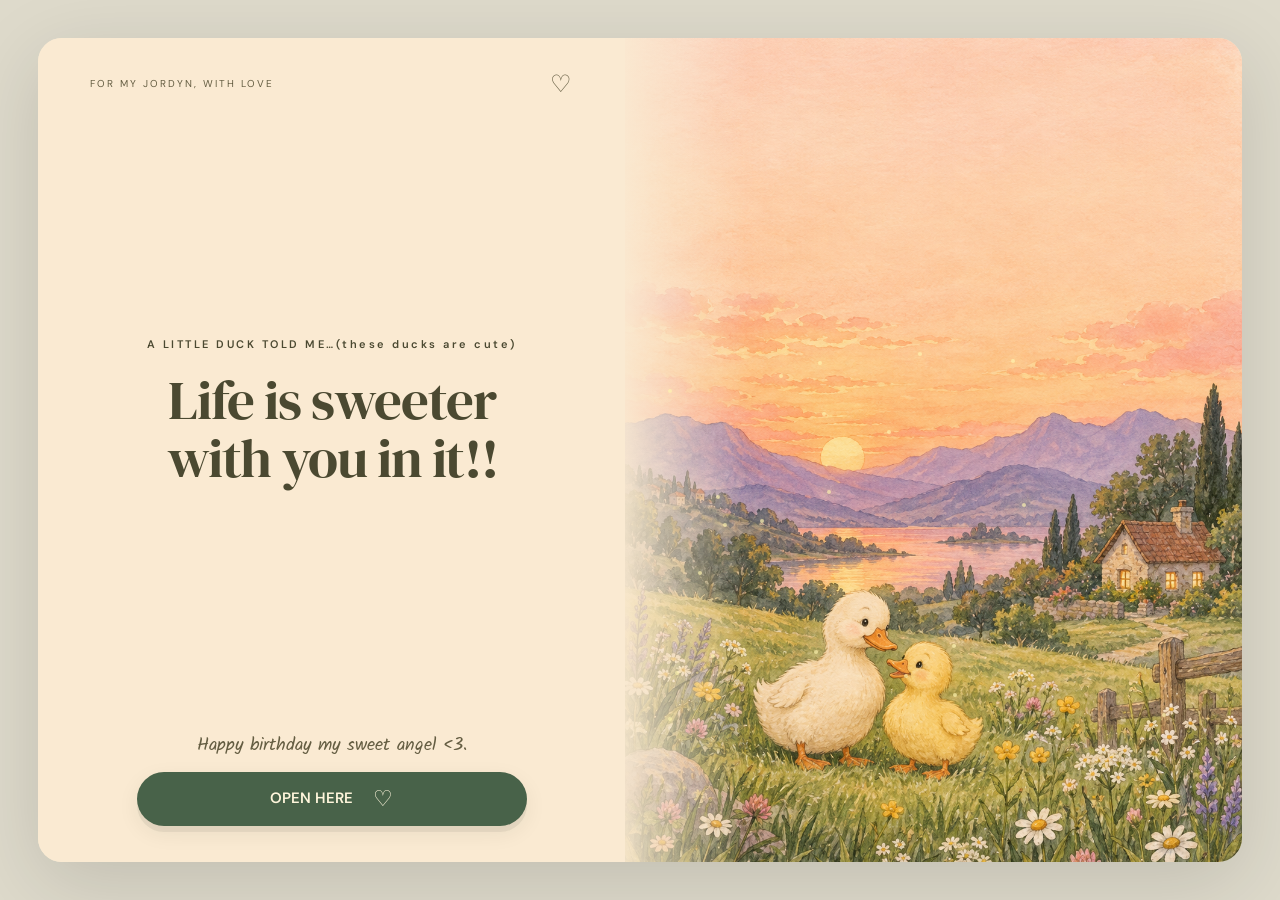
<file: index.html>
<!doctype html><html lang="en"><head><meta charset="utf-8"><meta name="viewport" content="width=device-width,initial-scale=1,viewport-fit=cover"><meta name="theme-color" content="#f5d8bd"><title>A little duck told me...Happy birthday, babes!!</title><meta name="description" content="A little birthday letter for my Labooboo's 24th."><link rel="icon" href="data:image/svg+xml,%3Csvg xmlns='http://www.w3.org/2000/svg' viewBox='0 0 40 40'%3E%3Ctext y='32' font-size='32'%3E🌼%3C/text%3E%3C/svg%3E"><link rel="stylesheet" href="styles.css"><script defer src="card.js"></script></head><body class="card-page meadow" data-card="meadow"><main class="world"><img class="world-art" src="assets/meadow.png" alt="Two little duck friends together in a sunset meadow"><div class="sky-wash"></div><div class="card-top" aria-hidden="true">FOR MY JORDYN, WITH LOVE <span>♡</span></div><div class="specks" aria-hidden="true"></div><section class="card-heading"><p class="eyebrow">A LITTLE DUCK TOLD ME…(these ducks are cute)</p><h1>Life is sweeter<br>with you in it!!</h1></section><div class="card-bottom"><p>Happy birthday my sweet angel <3.</p><button class="primary" id="main-action">OPEN HERE <span>♡</span></button></div><dialog id="letter" class="letter-dialog" aria-labelledby="letter-title"><button class="close-dialog" aria-label="Close letter">×</button><p class="eyebrow" id="letter-count">A NOTE FOR YOU</p><div class="letter-page" aria-live="polite"><span class="letter-symbol" aria-hidden="true">♡</span><h2 id="letter-title"></h2><p id="letter-copy"></p></div><button class="primary" id="letter-next">Next</button><div class="page-dots" aria-hidden="true"><i></i><i></i><i></i></div></dialog></main><div class="particles" aria-hidden="true"></div></body></html>
</file>
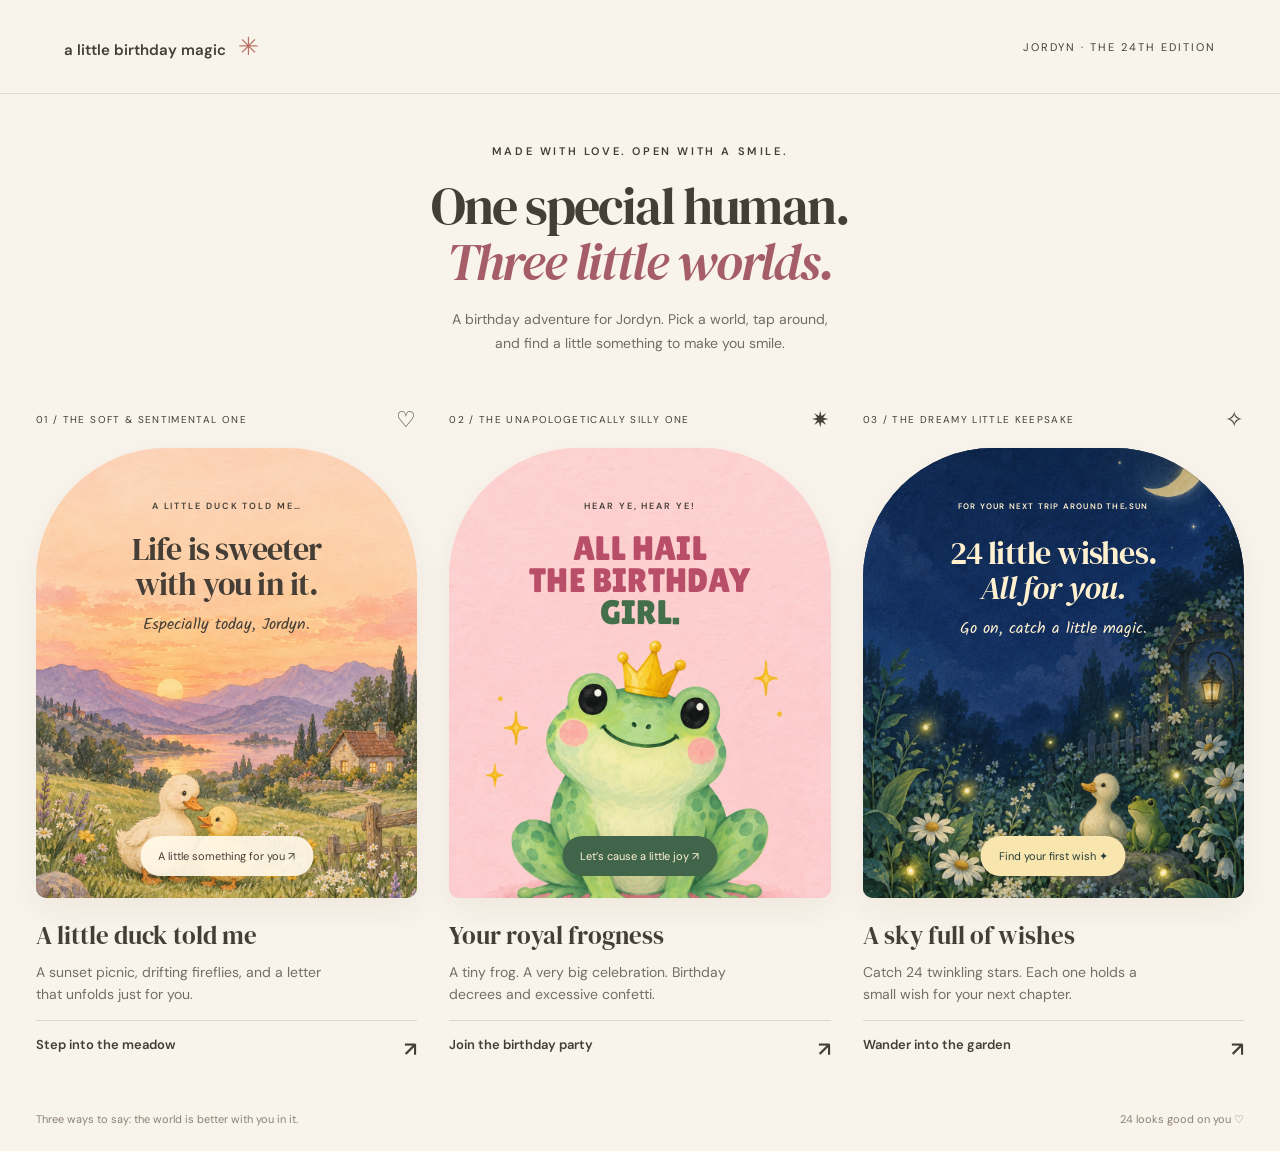
<file: birthday-cards/index.html>
<!doctype html>
<html lang="en"><head><meta charset="utf-8"><meta name="viewport" content="width=device-width,initial-scale=1"><meta name="theme-color" content="#f8f3eb"><title>A little birthday magic — Jordyn, 24</title><meta name="description" content="Three little worlds for Jordyn’s 24th birthday."><link rel="icon" href="data:image/svg+xml,%3Csvg xmlns='http://www.w3.org/2000/svg' viewBox='0 0 40 40'%3E%3Crect width='40' height='40' rx='12' fill='%23f4b8c5'/%3E%3Ctext x='20' y='28' text-anchor='middle' font-size='27'%3E✦%3C/text%3E%3C/svg%3E"><link rel="stylesheet" href="styles.css"></head>
<body class="gallery"><header class="gallery-header"><a class="wordmark" href="index.html">a little birthday magic <span>✳</span></a><span class="edition">JORDYN · THE 24TH EDITION</span></header><main class="collection"><div class="intro"><p class="eyebrow">MADE WITH LOVE. OPEN WITH A SMILE.</p><h1>One special human.<br><em>Three little worlds.</em></h1><p>A birthday adventure for Jordyn. Pick a world, tap around,<br class="desktop-break"> and find a little something to make you smile.</p></div><div class="concepts"><article class="concept"><div class="concept-top"><span>01 / THE SOFT & SENTIMENTAL ONE</span><span>♡</span></div><a class="preview meadow-preview" href="meadow.html" aria-label="Explore A little duck told me"><img src="assets/meadow.png" alt="Two duck friends in a painted sunset meadow"><div class="mini-content"><span class="mini-label">A LITTLE DUCK TOLD ME…</span><h2>Life is sweeter<br>with you in it.</h2><i>Especially today, Jordyn.</i></div><span class="preview-pill">A little something for you ↗</span></a><div class="concept-description"><h2>A little duck told me</h2><p>A sunset picnic, drifting fireflies, and a letter that unfolds just for you.</p><a class="explore" href="meadow.html">Step into the meadow <span>↗</span></a></div></article><article class="concept"><div class="concept-top"><span>02 / THE UNAPOLOGETICALLY SILLY ONE</span><span>✷</span></div><a class="preview frog-preview" href="frog.html" aria-label="Explore Your royal frogness"><img src="assets/frog.png" alt="A rosy-cheeked green frog wearing a birthday crown"><div class="mini-content"><span class="mini-label">HEAR YE, HEAR YE!</span><h2>ALL HAIL<br>THE BIRTHDAY<br><em>GIRL.</em></h2></div><span class="preview-pill">Let’s cause a little joy ↗</span></a><div class="concept-description"><h2>Your royal frogness</h2><p>A tiny frog. A very big celebration. Birthday decrees and excessive confetti.</p><a class="explore" href="frog.html">Join the birthday party <span>↗</span></a></div></article><article class="concept"><div class="concept-top"><span>03 / THE DREAMY LITTLE KEEPSAKE</span><span>✧</span></div><a class="preview garden-preview" href="wishes.html" aria-label="Explore A sky full of wishes"><img src="assets/garden.png" alt="A duck and frog in a moonlit garden"><div class="mini-content"><span class="mini-label">FOR YOUR NEXT TRIP AROUND THE SUN</span><h2>24 little wishes.<br><em>All for you.</em></h2><i>Go on, catch a little magic.</i></div><span class="preview-pill">Find your first wish ✦</span></a><div class="concept-description"><h2>A sky full of wishes</h2><p>Catch 24 twinkling stars. Each one holds a small wish for your next chapter.</p><a class="explore" href="wishes.html">Wander into the garden <span>↗</span></a></div></article></div><footer class="gallery-footer"><span>Three ways to say: the world is better with you in it.</span><span>24 looks good on you ♡</span></footer></main></body></html>
</file>
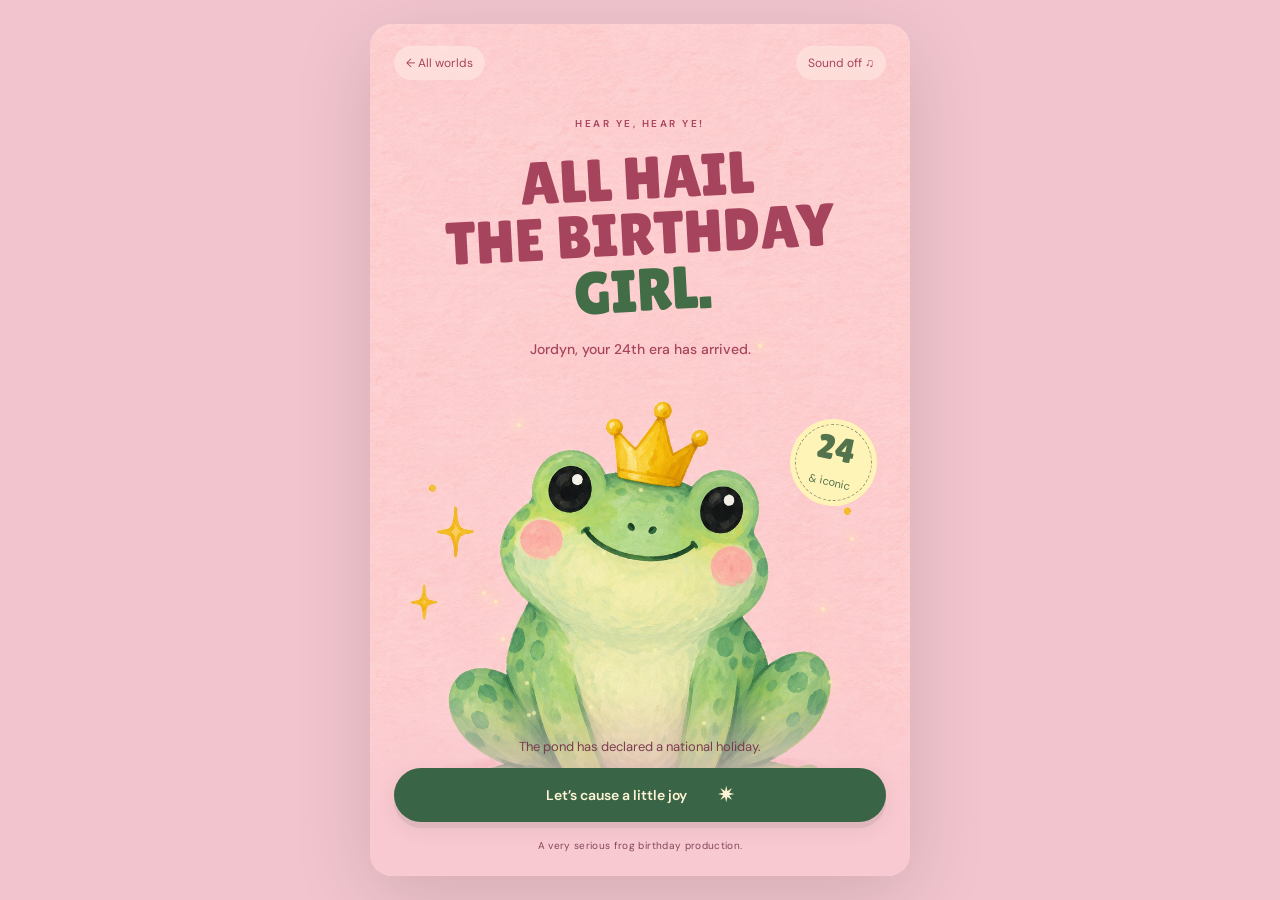
<file: birthday-cards/frog.html>
<!doctype html><html lang="en"><head><meta charset="utf-8"><meta name="viewport" content="width=device-width,initial-scale=1,viewport-fit=cover"><meta name="theme-color" content="#f8c9d1"><title>Your royal frogness — Jordyn turns 24</title><meta name="description" content="A tiny frog has a very big birthday celebration planned for Jordyn."><link rel="icon" href="data:image/svg+xml,%3Csvg xmlns='http://www.w3.org/2000/svg' viewBox='0 0 40 40'%3E%3Ctext y='32' font-size='32'%3E👑%3C/text%3E%3C/svg%3E"><link rel="stylesheet" href="styles.css"><script defer src="card.js"></script></head><body class="card-page frog" data-card="frog"><main class="world"><img class="world-art" src="assets/frog.png" alt="A very cheerful mint-green frog wearing a golden birthday crown"><nav class="card-nav"><a href="index.html">← All worlds</a><button class="sound-toggle" aria-pressed="false">Sound off ♫</button></nav><div class="specks" aria-hidden="true"></div><section class="card-heading"><p class="eyebrow">HEAR YE, HEAR YE!</p><h1>ALL HAIL<br>THE BIRTHDAY<br><em>GIRL.</em></h1><p class="frog-subtitle">Jordyn, your 24th era has arrived.</p></section><button class="birthday-badge" id="frog-boop" aria-label="Boop the frog for a birthday cheer">24<br><small>& iconic</small></button><div class="frog-toast" role="status" aria-live="polite"></div><div class="card-bottom"><p id="party-caption">The pond has declared a national holiday.</p><button class="primary" id="main-action">Let’s cause a little joy <span>✷</span></button><span class="tiny-note">A very serious frog birthday production.</span></div><dialog id="decree" class="decree-dialog"><button class="close-dialog" aria-label="Close birthday decree">×</button><p class="eyebrow">BY ROYAL FROG DECREE</p><span class="decree-crown" aria-hidden="true">👑</span><h2>Today, you are<br><em>the main character.</em></h2><p id="decree-copy" aria-live="polite"></p><button class="primary" id="next-decree">Another royal decree ↻</button><button class="text-button" id="party-again">More confetti, obviously ✷</button></dialog></main><div class="particles" aria-hidden="true"></div></body></html>
</file>
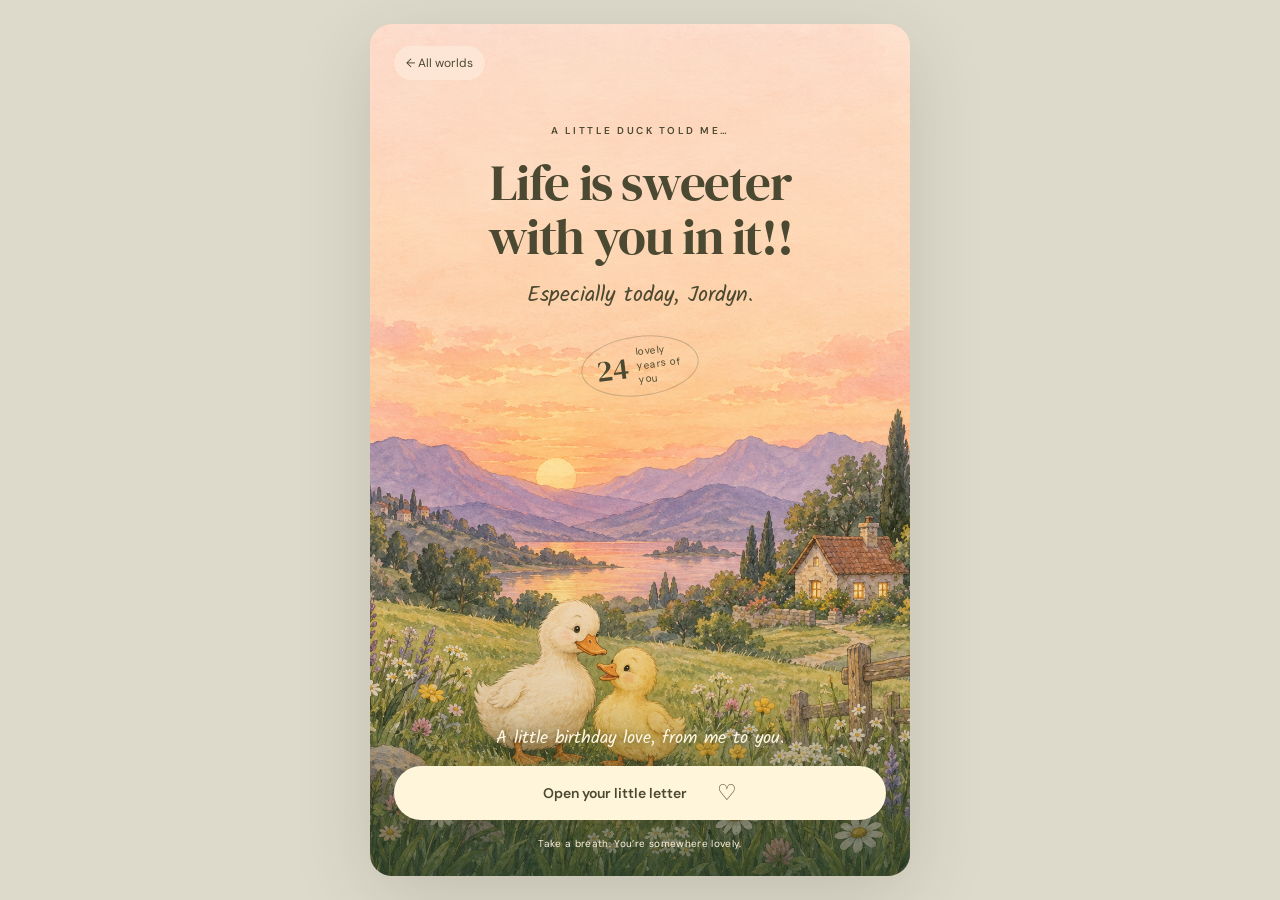
<file: birthday-cards/meadow.html>
<!doctype html><html lang="en"><head><meta charset="utf-8"><meta name="viewport" content="width=device-width,initial-scale=1,viewport-fit=cover"><meta name="theme-color" content="#f5d8bd"><title>A little duck told me — Happy birthday, Jordyn</title><meta name="description" content="A little birthday letter for Jordyn’s 24th."><link rel="icon" href="data:image/svg+xml,%3Csvg xmlns='http://www.w3.org/2000/svg' viewBox='0 0 40 40'%3E%3Ctext y='32' font-size='32'%3E🌼%3C/text%3E%3C/svg%3E"><link rel="stylesheet" href="styles.css"><script defer src="card.js"></script></head><body class="card-page meadow" data-card="meadow"><main class="world"><img class="world-art" src="assets/meadow.png" alt="Two little duck friends together in a sunset meadow"><div class="sky-wash"></div><nav class="card-nav"><a href="index.html" aria-label="Back to all birthday card ideas">← All worlds</a></nav><div class="specks" aria-hidden="true"></div><section class="card-heading"><p class="eyebrow">A LITTLE DUCK TOLD ME…</p><h1>Life is sweeter<br>with you in it!!</h1><p class="handwritten">Especially today, Jordyn.</p><span class="age-stamp">24 <small>lovely years of you</small></span></section><div class="card-bottom"><p>A little birthday love, from me to you.</p><button class="primary" id="main-action">Open your little letter <span>♡</span></button><span class="tiny-note">Take a breath. You’re somewhere lovely.</span></div><dialog id="letter" class="letter-dialog"><button class="close-dialog" aria-label="Close letter">×</button><p class="eyebrow" id="letter-count">A love letter for you</p><div class="letter-page" aria-live="polite"><span class="letter-symbol" aria-hidden="true">♡</span><h2 id="letter-title"></h2><p id="letter-copy"></p></div><button class="primary" id="letter-next">There’s more →</button><div class="page-dots" aria-hidden="true"><i></i><i></i><i></i></div></dialog></main><div class="particles" aria-hidden="true"></div></body></html>
</file>
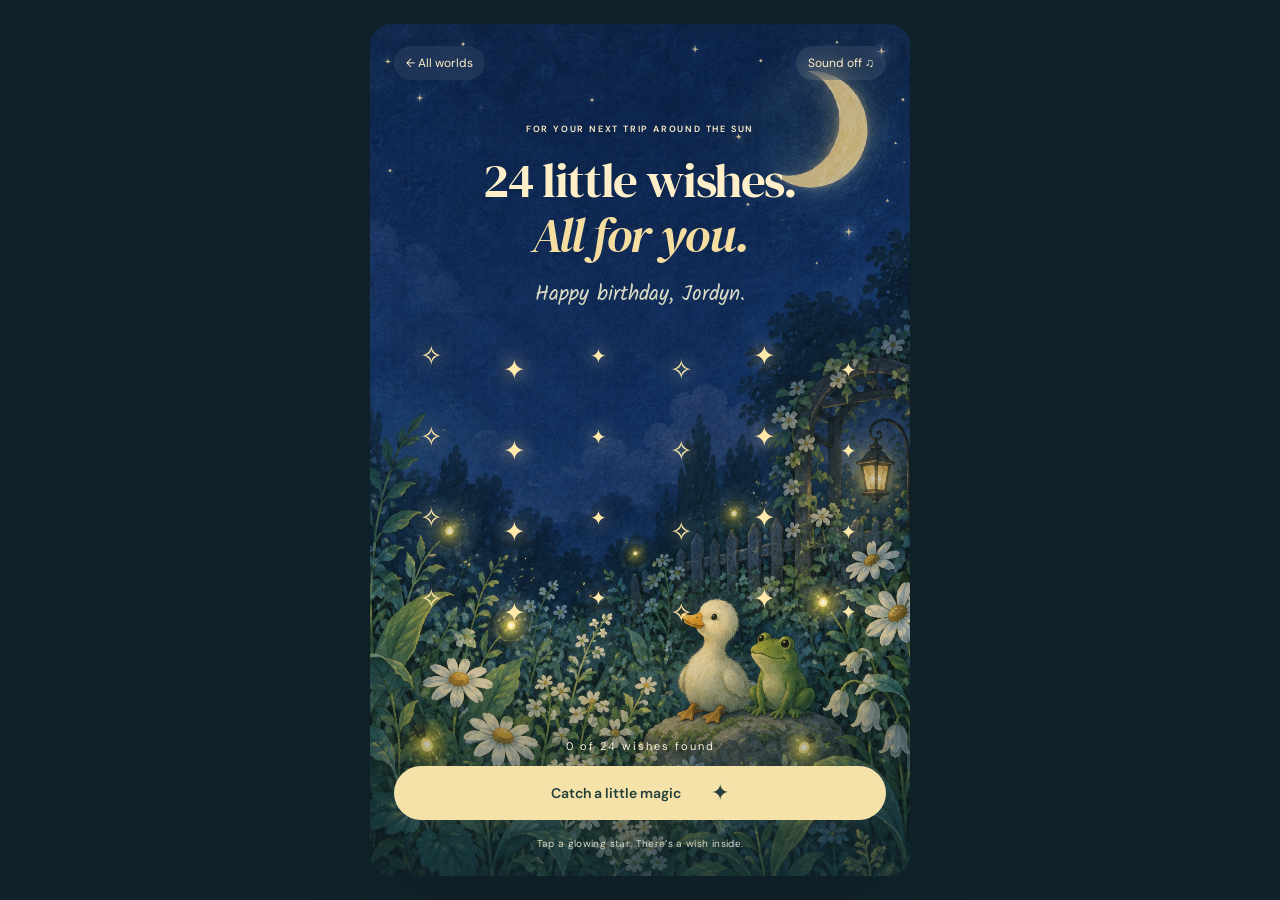
<file: birthday-cards/wishes.html>
<!doctype html><html lang="en"><head><meta charset="utf-8"><meta name="viewport" content="width=device-width,initial-scale=1,viewport-fit=cover"><meta name="theme-color" content="#142935"><title>A sky full of wishes — 24 wishes for Jordyn</title><meta name="description" content="Twenty-four little birthday wishes, waiting in a moonlit garden for Jordyn."><link rel="icon" href="data:image/svg+xml,%3Csvg xmlns='http://www.w3.org/2000/svg' viewBox='0 0 40 40'%3E%3Crect width='40' height='40' rx='12' fill='%23142935'/%3E%3Ctext x='7' y='31' font-size='30' fill='%23ffe6a1'%3E✦%3C/text%3E%3C/svg%3E"><link rel="stylesheet" href="styles.css"><script defer src="card.js"></script></head><body class="card-page garden" data-card="garden"><main class="world"><img class="world-art" src="assets/garden.png" alt="A duck and frog resting in a garden beneath a crescent moon"><div class="sky-wash"></div><nav class="card-nav"><a href="index.html">← All worlds</a><button class="sound-toggle" aria-pressed="false">Sound off ♫</button></nav><section class="card-heading"><p class="eyebrow">FOR YOUR NEXT TRIP AROUND THE SUN</p><h1>24 little wishes.<br><em>All for you.</em></h1><p class="handwritten">Happy birthday, Jordyn.</p></section><div class="star-field" aria-label="24 birthday wishes. Tap a star to open its wish."></div><div class="card-bottom"><p id="wish-progress" role="status">0 of 24 wishes found</p><button class="primary" id="main-action">Catch a little magic <span>✦</span></button><span class="tiny-note">Tap a glowing star. There’s a wish inside.</span></div><dialog id="wish" class="wish-dialog"><button class="close-dialog" aria-label="Close wish">×</button><span class="wish-spark" aria-hidden="true">✦</span><p class="eyebrow" id="wish-number"></p><h2 id="wish-title"></h2><p id="wish-copy"></p><button class="primary" id="wish-keep">Keep this little wish ♡</button></dialog></main><div class="particles" aria-hidden="true"></div></body></html>
</file>
<file: styles.css>
@import url('https://fonts.googleapis.com/css2?family=DM+Sans:wght@400;500;600;700&family=DM+Serif+Display:ital@0;1&family=Kalam:wght@400;700&display=swap');
:root{font-family:'DM Sans',sans-serif;color:#453e36;background:#f8f3eb;font-synthesis:none}*{box-sizing:border-box}body{margin:0}button{-webkit-tap-highlight-color:transparent;font:inherit;cursor:pointer;touch-action:manipulation}button:focus-visible{outline:3px solid #ac6341;outline-offset:5px}h1,h2,p{margin-top:0}::selection{background:#efb9c3}.eyebrow{font-size:11px;font-weight:600;letter-spacing:2.6px;line-height:1.8;margin-bottom:16px}
.card-page{--ink:#4b4931;--button:#fff5db;background:#dedacb;color:var(--ink)}.world{position:relative;isolation:isolate;max-width:540px;min-height:760px;height:100svh;margin:auto;overflow:hidden;background:#eed5b9}.world-art{position:absolute;inset:0;width:100%;height:100%;object-fit:cover;z-index:-3;animation:scene-drift 18s ease-in-out infinite alternate;transform-origin:50% 70%}.sky-wash{position:absolute;inset:0;z-index:-2;background:linear-gradient(#ffe9d778,#ffeed326 40%,transparent 57%,#1f39281a 80%,#203726a6)}.card-heading{text-align:center;padding:20px 22px 0;position:relative;z-index:1;animation:arrive 1s ease-out both}.card-heading .eyebrow{font-size:10px;letter-spacing:2.5px}.card-heading h1{font:clamp(38px,9vw,51px)/1.05 'DM Serif Display',Georgia,serif;font-weight:400;letter-spacing:-1.4px;margin-bottom:15px}.handwritten{font:22px 'Kalam',cursive}.age-stamp{display:inline-flex;align-items:center;gap:9px;font:30px 'DM Serif Display',Georgia,serif;padding:8px 14px;border:1px solid #69634d55;border-radius:50%;transform:rotate(-7deg);margin-top:1px}.age-stamp small{font:10px/1.4 'DM Sans',sans-serif;max-width:47px;text-align:left;letter-spacing:.5px}.card-bottom{position:absolute;bottom:max(26px,env(safe-area-inset-bottom));left:24px;right:24px;text-align:center;z-index:2;animation:arrive 1s .2s both}.card-bottom>p{font:18px 'Kalam',cursive;color:#fff6df;margin-bottom:13px;text-shadow:0 1px 7px #20332180}.primary{border:0;border-radius:40px;min-height:54px;padding:16px 25px;background:var(--button);color:var(--ink);font-weight:600;font-size:14px;box-shadow:0 6px 0 #212d1d12,0 7px 22px #232c1d12;transition:transform .2s,box-shadow .2s;max-width:100%}.primary:hover{transform:translateY(-3px);box-shadow:0 8px 0 #212d1d12,0 12px 22px #232c1d19}.primary:active{transform:translateY(1px)}.card-bottom .primary{width:100%;display:flex;justify-content:center;gap:30px;align-items:center}.primary span{font-size:22px;line-height:16px}.tiny-note{display:block;font-size:10px;letter-spacing:.35px;margin-top:17px;color:#fff6df}.specks{position:absolute;inset:0;pointer-events:none;overflow:hidden;z-index:0}.speck{position:absolute;width:4px;height:4px;background:#fff5b0;border-radius:100%;box-shadow:0 0 12px 3px #fff3ad90;animation:floaty var(--speed,6s) ease-in-out infinite alternate;opacity:.7;animation-delay:var(--delay)}dialog{position:fixed;width:calc(100% - 40px);max-width:430px;max-height:85svh;padding:45px 28px 28px;border:none;box-shadow:0 25px 100px #10271d50;text-align:center;color:var(--ink);overflow:auto}dialog::backdrop{background:#28352366;backdrop-filter:blur(6px)}dialog[open]{animation:letter-open .5s cubic-bezier(.2,.8,.3,1) both}.close-dialog{position:absolute;right:12px;top:8px;width:44px;height:44px;border:none;background:none;font-size:28px;color:inherit}.letter-dialog{background:#fff9e9;border-radius:5px;transform:rotate(-1deg);background-image:repeating-linear-gradient(transparent,transparent 31px,#826c3920 32px)}.letter-dialog .eyebrow{font-size:10px;letter-spacing:1.8px}.letter-symbol{font-size:36px;color:#b37b59}.letter-page h2{font:34px/1.12 'DM Serif Display',Georgia,serif;margin:17px 0}.letter-page p{font:19px/1.8 'Kalam',cursive;margin:0 0 24px}.letter-dialog .primary{background:#486249;color:#fff6dc;width:100%}.page-dots{display:flex;justify-content:center;gap:7px;margin-top:20px}.page-dots i{width:5px;height:5px;border-radius:50%;background:#d6d5bc}.page-dots i.active{background:#52654a}.particles{position:fixed;inset:0;pointer-events:none;z-index:30;overflow:hidden}.particle{position:absolute;top:-30px;font-size:23px;animation:confetti var(--duration) ease-out forwards}@keyframes arrive{from{opacity:0;transform:translateY(20px)}to{opacity:1;transform:translateY(0)}}@keyframes scene-drift{from{transform:scale(1)}to{transform:scale(1.045) translateY(-3px)}}@keyframes floaty{0%{transform:translate(0,0);opacity:.15}50%{opacity:1}100%{transform:translate(14px,-40px);opacity:.3}}@keyframes badge-wiggle{0%,100%{transform:rotate(10deg)}50%{transform:rotate(-7deg)}}@keyframes twinkle{0%,100%{opacity:.55;scale:.88}50%{opacity:1;scale:1.1}}@keyframes letter-open{from{opacity:0;translate:0 35px;scale:.93}to{opacity:1;translate:0 0;scale:1}}@keyframes confetti{to{transform:translate(var(--drift),105vh) rotate(var(--spin));opacity:0}}

/* Mobile first: content stays in the page flow, so short screens and larger text
   can scroll naturally without covering the birthday message or button. */
html { min-width: 280px; }
.world {
  width: 100%;
  max-width: none;
  height: auto;
  min-height: 100svh;
  display: grid;
  grid-template-columns: minmax(0, 1fr);
  grid-template-rows: auto auto minmax(160px, 1fr) auto;
}
.card-top {
  grid-row: 1;
  min-height: 64px;
  padding: max(20px, env(safe-area-inset-top)) max(24px, env(safe-area-inset-right)) 16px max(24px, env(safe-area-inset-left));
  display: flex;
  justify-content: space-between;
  align-items: center;
  gap: 16px;
  font-size: .625rem;
  letter-spacing: 2px;
  color: #645d42;
}
.card-top span { font-size: 1.5rem; }
.card-heading { grid-row: 2; padding: clamp(8px, 2svh, 22px) 22px 0; }
.card-heading h1 { font-size: clamp(2.25rem, 9vw, 3.2rem); }
.handwritten { font-size: clamp(1.125rem, 5vw, 1.5rem); margin-bottom: 16px; }
.age-stamp { font-size: 1.875rem; }
.age-stamp small { font-size: .625rem; }
.card-bottom {
  grid-row: 4;
  position: relative;
  inset: auto;
  width: 100%;
  padding: 26px max(24px, env(safe-area-inset-right)) max(24px, env(safe-area-inset-bottom)) max(24px, env(safe-area-inset-left));
}
.card-bottom > p { font-size: 1.125rem; line-height: 1.5; }
.card-bottom .primary { max-width: 390px; margin-inline: auto; gap: 20px; }
.primary { font-size: .9375rem; line-height: 1.45; min-height: 54px; }
.primary span { flex-shrink: 0; }
.tiny-note { font-size: .6875rem; line-height: 1.5; }
dialog {
  width: min(480px, calc(100% - 32px));
  max-width: none;
  max-height: calc(100svh - 48px);
  padding: 48px clamp(20px, 5vw, 36px) 26px;
  overscroll-behavior: contain;
}
.letter-page h2 { font-size: clamp(1.75rem, 6vw, 2.25rem); }
.letter-page p { font-size: 1.1875rem; line-height: 1.7; }
body:has(dialog[open]) { overflow: hidden; }

/* Portrait tablets retain the illustrated card with room around its edges. */
@media (min-width: 600px) {
  .card-page { padding: 24px; }
  .world {
    max-width: 620px;
    min-height: calc(100svh - 48px);
    border-radius: 24px;
    box-shadow: 0 20px 80px #0002;
    margin-inline: auto;
  }
  .card-heading h1 { font-size: 3.4rem; }
  .card-bottom { padding-inline: 40px; }
}

/* Wide screens become an open storybook: letter invitation beside the meadow.
   The portrait illustration keeps its ducks visible instead of being stretched. */
@media (min-width: 900px), (min-width: 700px) and (orientation: landscape) {
  .card-page { padding: clamp(20px, 3vw, 48px); }
  .world {
    max-width: 1280px;
    min-height: calc(100svh - clamp(40px, 6vw, 96px));
    grid-template-columns: minmax(0, 1fr) minmax(0, 1.05fr);
    grid-template-rows: auto 1fr auto;
    background: #faead2;
  }
  .world-art {
    left: auto;
    width: 51.22%;
    object-position: center 72%;
    animation: none;
  }
  .sky-wash {
    background: linear-gradient(90deg, #faead2 47%, #faead2e6 49%, #faead200 59%);
  }
  .card-top { grid-column: 1; padding: 30px clamp(24px, 4vw, 56px); }
  .card-heading { grid-column: 1; grid-row: 2; align-self: center; padding: 36px 24px; }
  .card-heading h1 { font-size: clamp(2.7rem, 4.3vw, 4.3rem); }
  .card-heading .eyebrow { font-size: .6875rem; }
  .handwritten { font-size: clamp(1.3rem, 2vw, 1.625rem); }
  .age-stamp { margin-top: 10px; }
  .card-bottom { grid-column: 1; grid-row: 3; padding: 24px clamp(24px, 4vw, 56px) 36px; }
  .card-bottom > p { color: #645d42; text-shadow: none; }
  .card-bottom .primary { background: #486249; color: #fff6dc; }
  .tiny-note { color: #645d42; }
  .specks { left: 48%; }
  dialog { width: min(520px, calc(100% - 48px)); padding: 50px 42px 30px; }
}

@media (max-width: 599px) and (max-height: 740px) {
  .card-top { min-height: 50px; padding-block: max(12px, env(safe-area-inset-top)) 8px; }
  .card-heading { padding-top: 4px; }
  .card-heading h1 { font-size: clamp(2rem, 8.5vw, 2.5rem); margin-bottom: 10px; }
  .card-heading .eyebrow { margin-bottom: 10px; letter-spacing: 1.8px; }
  .handwritten { margin-bottom: 10px; }
  .age-stamp { font-size: 1.5rem; padding: 5px 12px; }
  .card-bottom { padding-top: 16px; padding-bottom: max(16px, env(safe-area-inset-bottom)); }
  .card-bottom > p { margin-bottom: 10px; font-size: 1rem; }
  .tiny-note { margin-top: 12px; }
}
@media (max-height: 500px) {
  .card-page { padding: 12px; }
  .world { min-height: calc(100svh - 24px); }
  .card-top { padding: 12px 24px; min-height: 44px; }
  .card-heading { padding: 10px 18px; }
  .card-heading h1 { font-size: 2.25rem; margin-bottom: 8px; }
  .card-heading .eyebrow { margin-bottom: 8px; }
  .handwritten { font-size: 1.125rem; margin-bottom: 8px; }
  .age-stamp { margin-top: 0; font-size: 1.5rem; padding: 4px 10px; }
  .card-bottom { padding: 12px 24px 18px; }
  .card-bottom > p { margin-bottom: 8px; font-size: 1rem; }
  .tiny-note { margin-top: 10px; }
  .letter-dialog { transform: none; }
  dialog { max-height: calc(100svh - 24px); padding-block: 45px 22px; }
}
@media (prefers-reduced-motion: reduce) {
  *, *::before, *::after { animation: none !important; transition: none !important; scroll-behavior: auto !important; }
  .particle { display: none; }
  .world-art { transform: none; }
}
</file>
<file: birthday-cards/styles.css>
@import url('https://fonts.googleapis.com/css2?family=DM+Sans:wght@400;500;600;700&family=DM+Serif+Display:ital@0;1&family=Kalam:wght@400;700&family=Lilita+One&display=swap');
:root{font-family:'DM Sans',sans-serif;color:#453e36;background:#f8f3eb;font-synthesis:none}*{box-sizing:border-box}body{margin:0}button,a{-webkit-tap-highlight-color:transparent}button{font:inherit;cursor:pointer}a{color:inherit}button:focus-visible,a:focus-visible{outline:3px solid #ac6341;outline-offset:5px}button{touch-action:manipulation}button:disabled{cursor:default}::selection{background:#efb9c3}h1,h2,p{margin-top:0}.gallery-header{max-width:1440px;margin:auto;padding:30px 5%;display:flex;align-items:center;justify-content:space-between;border-bottom:1px solid #ded8ce}.wordmark{text-decoration:none;font-size:15px;font-weight:600}.wordmark span{font-size:25px;margin-left:8px;color:#b97366}.edition{font-size:11px;letter-spacing:2px}.collection{max-width:1280px;margin:auto;padding:0 36px}.intro{text-align:center;padding:48px 0 35px}.eyebrow{font-size:11px;font-weight:600;letter-spacing:2.6px;line-height:1.8;margin-bottom:16px}.intro h1{font-family:'DM Serif Display',Georgia,serif;font-size:52px;line-height:1.08;font-weight:400;margin-bottom:18px;letter-spacing:-1.8px}.intro h1 em{color:#a55d68;font-weight:400}.intro>p:last-child{font-size:14px;line-height:1.7;color:#746b63}.concepts{display:grid;grid-template-columns:repeat(3,minmax(0,1fr));gap:32px}.concept-top{display:flex;justify-content:space-between;align-items:center;font-size:10px;letter-spacing:1.35px;margin-bottom:14px}.concept-top>span:last-child{font-size:22px}.preview{display:block;position:relative;height:450px;isolation:isolate;overflow:hidden;border-radius:130px 130px 10px 10px;text-decoration:none;box-shadow:0 12px 30px #624b3110;transition:transform .45s,box-shadow .45s}.preview:hover{transform:translateY(-7px) rotate(-.5deg);box-shadow:0 18px 40px #624b3125}.preview img{width:100%;height:100%;object-fit:cover;position:absolute;inset:0;z-index:-2}.preview:after{content:'';position:absolute;inset:0;z-index:-1;background:linear-gradient(#fff3dc22,transparent 60%)}.mini-content{text-align:center;padding:45px 12px 0}.mini-label{font-size:9px;font-weight:600;letter-spacing:1.9px}.mini-content h2{font:32px/1.1 'DM Serif Display',Georgia,serif;font-weight:400;margin:18px 0 10px;letter-spacing:-.8px}.mini-content i{font:16px 'Kalam',cursive}.preview-pill{position:absolute;bottom:22px;left:50%;transform:translateX(-50%);white-space:nowrap;border-radius:30px;padding:13px 18px;background:#fff8e8ed;font-size:11px;box-shadow:0 3px 16px #40382713}.frog-preview{background:#facbd1}.frog-preview .mini-content h2{font:34px/.95 'Lilita One','Arial Rounded MT Bold',sans-serif;color:#b94e68;letter-spacing:.2px}.frog-preview .mini-content h2 em{font-style:normal;color:#436f4a}.frog-preview .preview-pill{background:#41654a;color:#fff3d5}.garden-preview{color:#fff0cf;background:#142935}.garden-preview:after{background:linear-gradient(#14293533,transparent)}.garden-preview .mini-content h2{font-size:32px;margin-top:22px}.garden-preview .mini-label{font-size:8px;letter-spacing:1.2px}.garden-preview .preview-pill{background:#f9e6af;color:#263d38}.concept-description{padding:20px 0 0}.concept-description h2{font:25px 'DM Serif Display',Georgia,serif;margin-bottom:9px}.concept-description p{font-size:14px;line-height:1.6;color:#756e64;max-width:310px;min-height:45px}.explore{display:flex;justify-content:space-between;border-top:1px solid #ded8ce;padding:15px 0 5px;text-decoration:none;font-size:13px;font-weight:600}.explore span{font-size:20px}.gallery-footer{display:flex;justify-content:space-between;padding:45px 0 25px;font-size:11px;color:#8e8174}.card-page{--ink:#4b4931;--button:#fff5db;background:#dedacb;color:var(--ink)}.world{position:relative;isolation:isolate;max-width:540px;min-height:760px;height:100svh;margin:auto;overflow:hidden;background:#eed5b9}.world-art{position:absolute;inset:0;width:100%;height:100%;object-fit:cover;z-index:-3;animation:scene-drift 18s ease-in-out infinite alternate;transform-origin:50% 70%}.sky-wash{position:absolute;inset:0;z-index:-2;background:linear-gradient(#ffe9d778,#ffeed326 40%,transparent 57%,#1f39281a 80%,#203726a6)}.card-nav{display:flex;justify-content:space-between;align-items:center;padding:22px 24px;position:relative;z-index:3}.card-nav a,.sound-toggle{font-size:12px;text-decoration:none;color:inherit;border:0;background:#fff9eb60;padding:9px 12px;border-radius:22px;backdrop-filter:blur(12px)}.card-heading{text-align:center;padding:20px 22px 0;position:relative;z-index:1;animation:arrive 1s ease-out both}.card-heading .eyebrow{font-size:10px;letter-spacing:2.5px}.card-heading h1{font:clamp(38px,9vw,51px)/1.05 'DM Serif Display',Georgia,serif;font-weight:400;letter-spacing:-1.4px;margin-bottom:15px}.handwritten{font:22px 'Kalam',cursive}.age-stamp{display:inline-flex;align-items:center;gap:9px;font:30px 'DM Serif Display',Georgia,serif;padding:8px 14px;border:1px solid #69634d55;border-radius:50%;transform:rotate(-7deg);margin-top:1px}.age-stamp small{font:10px/1.4 'DM Sans',sans-serif;max-width:47px;text-align:left;letter-spacing:.5px}.card-bottom{position:absolute;bottom:max(26px,env(safe-area-inset-bottom));left:24px;right:24px;text-align:center;z-index:2;animation:arrive 1s .2s both}.card-bottom>p{font:18px 'Kalam',cursive;color:#fff6df;margin-bottom:13px;text-shadow:0 1px 7px #20332180}.primary{border:0;border-radius:40px;min-height:54px;padding:16px 25px;background:var(--button);color:var(--ink);font-weight:600;font-size:14px;box-shadow:0 6px 0 #212d1d12,0 7px 22px #232c1d12;transition:transform .2s,box-shadow .2s;max-width:100%}.primary:hover{transform:translateY(-3px);box-shadow:0 8px 0 #212d1d12,0 12px 22px #232c1d19}.primary:active{transform:translateY(1px)}.card-bottom .primary{width:100%;display:flex;justify-content:center;gap:30px;align-items:center}.primary span{font-size:22px;line-height:16px}.tiny-note{display:block;font-size:10px;letter-spacing:.35px;margin-top:17px;color:#fff6df}.specks{position:absolute;inset:0;pointer-events:none;overflow:hidden;z-index:0}.speck{position:absolute;width:4px;height:4px;background:#fff5b0;border-radius:100%;box-shadow:0 0 12px 3px #fff3ad90;animation:floaty var(--speed,6s) ease-in-out infinite alternate;opacity:.7;animation-delay:var(--delay)}dialog{position:fixed;width:calc(100% - 40px);max-width:430px;max-height:85svh;padding:45px 28px 28px;border:none;box-shadow:0 25px 100px #10271d50;text-align:center;color:var(--ink);overflow:auto}dialog::backdrop{background:#28352366;backdrop-filter:blur(6px)}dialog[open]{animation:letter-open .5s cubic-bezier(.2,.8,.3,1) both}.close-dialog{position:absolute;right:12px;top:8px;width:44px;height:44px;border:none;background:none;font-size:28px;color:inherit}.letter-dialog{background:#fff9e9;border-radius:5px;transform:rotate(-1deg);background-image:repeating-linear-gradient(transparent,transparent 31px,#826c3920 32px)}.letter-dialog .eyebrow{font-size:10px;letter-spacing:1.8px}.letter-symbol{font-size:36px;color:#b37b59}.letter-page h2{font:34px/1.12 'DM Serif Display',Georgia,serif;margin:17px 0}.letter-page p{font:19px/1.8 'Kalam',cursive;margin:0 0 24px}.letter-dialog .primary{background:#486249;color:#fff6dc;width:100%}.page-dots{display:flex;justify-content:center;gap:7px;margin-top:20px}.page-dots i{width:5px;height:5px;border-radius:50%;background:#d6d5bc}.page-dots i.active{background:#52654a}.frog{--ink:#a7445d;--button:#396546;background:#f2c5ce}.frog .world{background:#f9cbd3}.frog .world-art{animation:scene-drift 9s ease-in-out infinite alternate}.frog .card-heading{padding-top:13px}.frog .card-heading h1{font:clamp(43px,11vw,60px)/.93 'Lilita One','Arial Rounded MT Bold',sans-serif;letter-spacing:.2px;transform:rotate(-3deg);margin-top:18px;margin-bottom:22px}.frog .card-heading h1 em{color:#426d46;font-style:normal}.frog-subtitle{font-size:14px;font-weight:500}.frog .primary{color:#fff4d6}.frog .card-bottom>p{color:#7b3c50;text-shadow:none;font-family:'DM Sans',sans-serif;font-size:13px}.frog .tiny-note{color:#84475b}.frog .card-bottom{bottom:max(24px,env(safe-area-inset-bottom))}.birthday-badge{position:absolute;top:47%;right:7%;background:#fff4b7;color:#52734c;border:1px dashed #85995c;outline:5px solid #fff4b7;width:77px;height:77px;border-radius:50%;font:34px/.75 'Lilita One',sans-serif;transform:rotate(12deg);animation:badge-wiggle 4s ease-in-out infinite;z-index:2}.birthday-badge small{font:11px 'DM Sans',sans-serif}.frog-toast{position:absolute;top:61%;left:50%;transform:translateX(-50%);background:#fff9e9;padding:13px 18px;border-radius:20px;font:17px 'Kalam',cursive;max-width:85%;width:max-content;opacity:0;transition:opacity .3s;z-index:2;pointer-events:none}.frog-toast.show{opacity:1}.decree-dialog{background:#fff1d5;border:6px solid #f2b7bf;outline:2px solid #fff1d5;border-radius:100px 100px 20px 20px;padding-top:55px}.decree-crown{font-size:45px;display:block;animation:badge-wiggle 3s ease-in-out infinite}.decree-dialog h2{font:33px/1.05 'Lilita One',sans-serif;margin:19px 0}.decree-dialog h2 em{font-style:normal;color:#437247}.decree-dialog>p:not(.eyebrow){font-size:17px;line-height:1.65;min-height:83px}.text-button{display:block;margin:18px auto 0;border:0;background:transparent;color:#944558;text-decoration:underline;text-underline-offset:4px;font-size:12px;padding:10px}.garden{--ink:#fff0c9;--button:#f5e2a9;background:#10232c}.garden .world{background:#132d36}.garden .sky-wash{background:linear-gradient(#12263930,#12263935 55%,transparent 70%,#122a3590)}.garden .card-nav a,.garden .sound-toggle{background:#ffffff12}.garden .card-heading{padding-top:19px}.garden .card-heading .eyebrow{font-size:9px;letter-spacing:1.8px}.garden .card-heading h1{font-size:43px;line-height:1.12}.garden .card-heading h1 em{color:#f6dea0}.garden .handwritten{font-size:21px;color:#d6dac3}.garden .primary{color:#243f3b;box-shadow:0 0 30px #fff0ac13}.garden .card-bottom>p{font-family:'DM Sans',sans-serif;font-size:11px;letter-spacing:2px}.garden .tiny-note{color:#d3d9c9}.star-field{position:absolute;top:35%;left:20px;right:20px;bottom:27%;z-index:2;display:grid;grid-template-columns:repeat(6,1fr);grid-template-rows:repeat(4,1fr);align-items:center;justify-items:center}.wish-star{position:relative;display:grid;place-items:center;padding:0;min-width:44px;min-height:44px;border:0;color:#ffe9aa;background:transparent;font-size:27px;filter:drop-shadow(0 0 9px #ffe39d);animation:twinkle var(--speed) ease-in-out infinite;animation-delay:var(--delay);transform:translateY(var(--offset));transition:color .5s,opacity .5s}.wish-star:nth-child(3n){font-size:20px}.wish-star.found{color:#c2d1c4;opacity:.55;filter:none;animation:none}.wish-star:hover{color:white;filter:drop-shadow(0 0 15px #fff3a8)}.wish-dialog{background:#18353e;border:1px solid #eedcab50;border-radius:120px 120px 20px 20px;padding-top:45px}.wish-dialog::backdrop{background:#071b2780}.wish-spark{display:block;font-size:42px;color:#f3dd9f;margin-bottom:20px;animation:twinkle 3s infinite}.wish-dialog .eyebrow{color:#ced7ba;font-size:10px}.wish-dialog h2{font:37px/1.15 'DM Serif Display',Georgia,serif;margin-bottom:20px}.wish-dialog>p:not(.eyebrow){font-size:16px;line-height:1.8;color:#e0e4d5;margin-bottom:28px}.particles{position:fixed;inset:0;pointer-events:none;z-index:30;overflow:hidden}.particle{position:absolute;top:-30px;font-size:23px;animation:confetti var(--duration) ease-out forwards}.celebrating .world-art{animation:party-bounce .7s ease-in-out 3}.gallery .preview{animation:arrive .8s both}.gallery .concept:nth-child(2) .preview{animation-delay:.12s}.gallery .concept:nth-child(3) .preview{animation-delay:.24s}@keyframes arrive{from{opacity:0;transform:translateY(20px)}to{opacity:1;transform:translateY(0)}}@keyframes scene-drift{from{transform:scale(1)}to{transform:scale(1.045) translateY(-3px)}}@keyframes floaty{0%{transform:translate(0,0);opacity:.15}50%{opacity:1}100%{transform:translate(14px,-40px);opacity:.3}}@keyframes badge-wiggle{0%,100%{transform:rotate(10deg)}50%{transform:rotate(-7deg)}}@keyframes twinkle{0%,100%{opacity:.55;scale:.88}50%{opacity:1;scale:1.1}}@keyframes letter-open{from{opacity:0;translate:0 35px;scale:.93}to{opacity:1;translate:0 0;scale:1}}@keyframes confetti{to{transform:translate(var(--drift),105vh) rotate(var(--spin));opacity:0}}@keyframes party-bounce{0%,100%{transform:scale(1)}50%{transform:scale(1.035) rotate(1deg)}}@media(min-width:600px){.card-page{padding:24px 0}.world{border-radius:22px;height:calc(100svh - 48px);min-height:760px;box-shadow:0 20px 80px #0002}.card-heading h1{font-size:51px}.frog .card-heading h1{font-size:60px}.garden .card-heading h1{font-size:49px}}@media(max-width:800px){.collection{padding:0 22px}.concepts{gap:20px}.preview{height:380px}.mini-content h2{font-size:26px}.frog-preview .mini-content h2{font-size:28px}.garden-preview .mini-content h2{font-size:26px}.concept-top{font-size:8px;letter-spacing:.8px}.mini-label{font-size:7px}.mini-content{padding-top:42px}.preview-pill{font-size:9px;padding:12px}.concept-description h2{font-size:22px}}@media(max-width:620px){.gallery-header{padding:23px}.edition{display:none}.intro{padding:37px 0 25px}.intro h1{font-size:42px}.intro .eyebrow{font-size:9px;letter-spacing:1.5px}.intro>p:last-child{font-size:14px}.desktop-break{display:none}.concepts{display:block;max-width:380px;margin:auto}.concept{margin-bottom:38px}.concept-top{font-size:10px}.preview{height:475px}.mini-content{padding-top:50px}.mini-content h2{font-size:36px}.frog-preview .mini-content h2{font-size:39px}.garden-preview .mini-content h2{font-size:36px}.mini-label{font-size:10px}.preview-pill{font-size:12px;padding:14px 20px}.concept-description p{min-height:0;max-width:none}.gallery-footer{padding:0 0 24px;display:block;text-align:center;line-height:2}.gallery-footer span{display:block}.card-heading .eyebrow{letter-spacing:1.8px}}@media(max-width:360px){.card-nav{padding:15px}.card-heading{padding-top:13px}.card-heading h1{font-size:37px}.frog .card-heading h1{font-size:44px}.garden .card-heading h1{font-size:39px}.primary{font-size:13px;padding:15px}.world{min-height:700px}.star-field{left:8px;right:8px}.card-bottom{left:20px;right:20px}}@media(prefers-reduced-motion:reduce){*,*:before,*:after{animation:none!important;transition:none!important;scroll-behavior:auto!important}.particle{display:none}.world-art{transform:none}}
/* Keep close controls inside the arched cards and captions clear of the art. */
.decree-dialog .close-dialog,.wish-dialog .close-dialog{top:35px;right:25px}
.frog .world::after{content:'';position:absolute;inset:78% 0 0;background:linear-gradient(transparent,#f8c9d1 72%);z-index:-1;pointer-events:none}
@media(max-width:360px){.garden .star-field{top:40%;bottom:25%}.garden .card-heading{padding-top:7px}.garden .card-heading h1{font-size:36px}.garden .handwritten{font-size:19px}}
</file>
